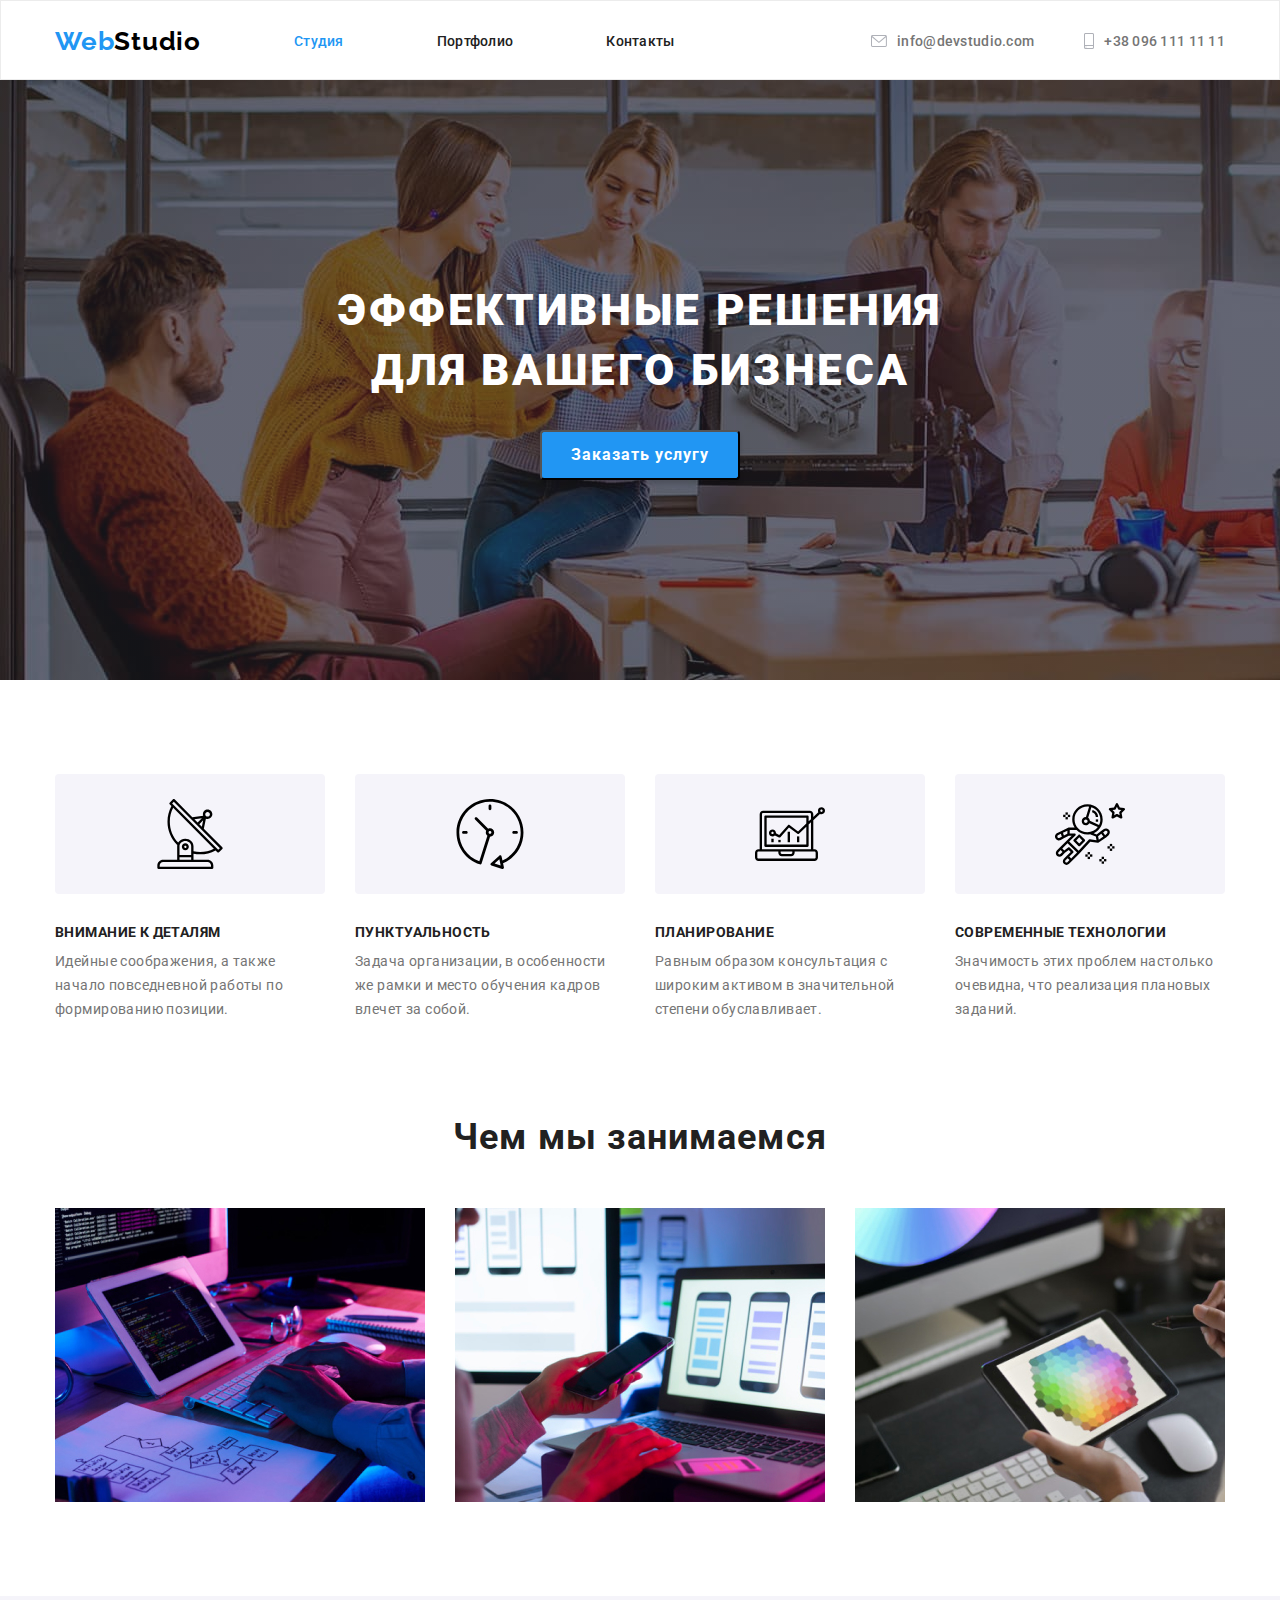
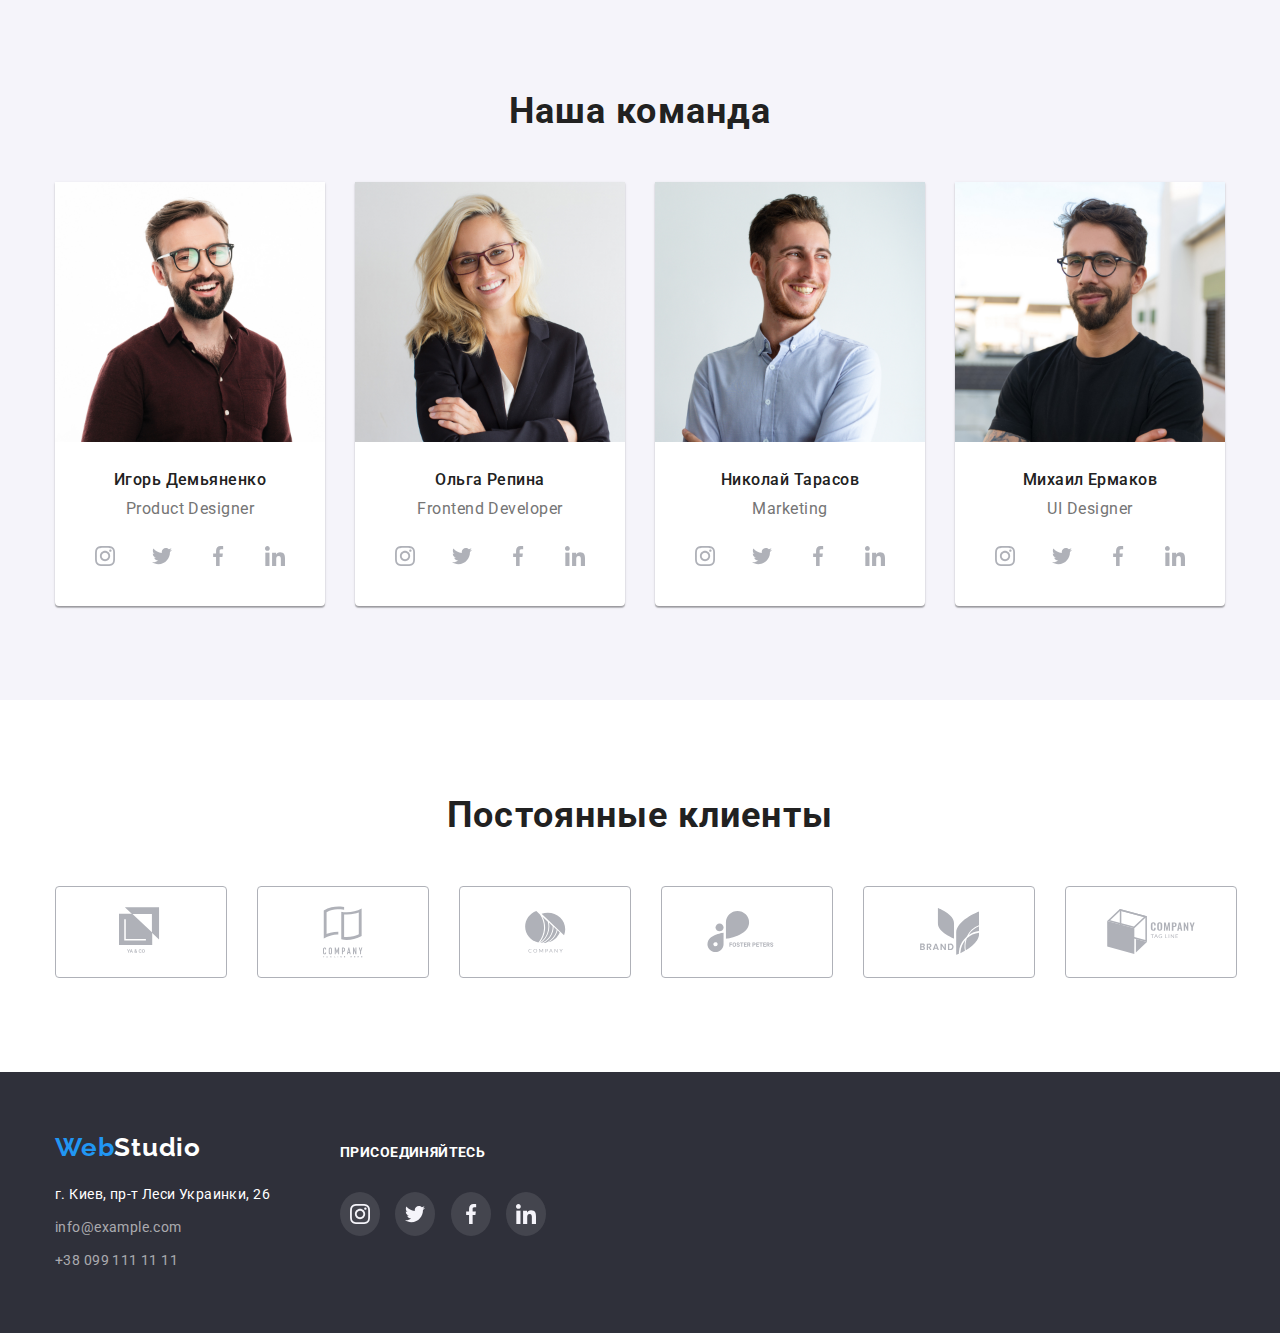
<file: index.html>
<!DOCTYPE html>
<html lang="ru">
  <head>
    <meta charset="UTF-8" />
    <meta name="viewport" content="width=device-width, initial-scale=1.0" />
    <title>Web Studio</title>
    <link
      rel="stylesheet"
      href="https://cdnjs.cloudflare.com/ajax/libs/modern-normalize/1.0.0/modern-normalize.css"
    />
    <link
      href="https://fonts.googleapis.com/css2?family=Raleway:wght@700&family=Roboto:wght@400;500;700;900&display=swap"
      rel="stylesheet"
    />
    <link rel="stylesheet" href="./css/styles.css" />
  </head>

  <body>
    <!--HEADER-->

    <header class="header">
      <div class="container main-nav">
        <nav class="navigation-container">
          <a
            class="link"
            aria-label="Надпись-ссыдка WebStudio"
            href="./index.html"
            target="_blank"
            ><span class="logo-web-part">Web</span
            ><span class="logo-studio-part">Studio</span></a
          >
          <ul class="site-nav list">
            <li class="nav-list-item">
              <a href="" class="link current" target="_blank">Студия</a>
            </li>
            <li class="nav-list-item">
              <a href="./portfolio.html" class="link">Портфолио</a>
            </li>
            <li class="nav-list-item">
              <a href="" class="link">Контакты</a>
            </li>
          </ul>
        </nav>

        <ul class="nav-link">
          <li class="nav-list-link">
            <a class="contact-link" href="mailto:info@devstudio.com">
              <svg class="contact-svg" width="16px" height="12px">
                <use href="./images/contacts/sprite.svg#icon-envelope"></use>
              </svg>
              info@devstudio.com
            </a>
          </li>
          <li class="nav-list-link">
            <a class="contact-link" href="tel:+380961111111"
              ><svg class="contact-svg" width="10px" height="32px">
                <use href="./images/contacts/sprite.svg#icon-smartphone"></use>
              </svg>
              +38 096 111 11 11
            </a>
          </li>
        </ul>
      </div>
    </header>
    <main>
      <!--HERO-->
      <section class="hero">
        <div class="container">
          <h1 class="hero-title" lang="ru">
            Эффективные решения для вашего бизнеса
          </h1>
          <button class="modal-button" type="button" data-modal-open>Заказать услугу</button>
        </div>
        
      </section>

      <!--ADVANTAGES-->

      <section class="advantages-section">
        <div class="container">
          <h2 hidden>Преимущества перед другими студиями</h2>
          <ul class="advantages-list">
            <li class="advantages-list-item">
              <div class="advantages-svg">
                <svg width="70"
                    height="70">
                  <use
                    href="./images/advantages/sprite.svg#icon-antenna"
                    
                  ></use>
                </svg>
              </div>
              <h3 class="advantages" lang="ru">Внимание к деталям</h3>
              <p class="advantages-description" lang="ru">
                Идейные соображения, а также начало повседневной работы по
                формированию позиции.
              </p>
            </li>
            <li class="advantages-list-item">
              <div class="advantages-svg">
                <svg width="70"
                    height="70">
                  <use
                    href="./images/advantages/sprite.svg#icon-clock"
                    
                  ></use>
                </svg>
              </div>
              <h3 class="advantages" lang="ru">Пунктуальность</h3>
              <p class="advantages-description" lang="ru">
                Задача организации, в особенности же рамки и место обучения
                кадров влечет за собой.
              </p>
            </li>
            <li class="advantages-list-item">
              <div class="advantages-svg">
                <svg width="70"
                    height="70">
                  <use
                    href="./images/advantages/sprite.svg#icon-diagram"
                    
                  ></use>
                </svg>
              </div>
              <h3 class="advantages" lang="ru">Планирование</h3>
              <p class="advantages-description" lang="ru">
                Равным образом консультация с широким активом в значительной
                степени обуславливает.
              </p>
            </li>
            <li class="advantages-list-item">
              <div class="advantages-svg">
                <svg width="70"
                    height="70">
                  <use
                    href="./images/advantages/sprite.svg#icon-astronaut"
                    
                  ></use>
                </svg>
              </div>
              <h3 class="advantages" lang="ru">Современные технологии</h3>
              <p class="advantages-description" lang="ru">
                Значимость этих проблем настолько очевидна, что реализация
                плановых заданий.
              </p>
            </li>
          </ul>
        </div>
      </section>

      <!--OUR DUTIES-->
      <section class="duties-section">
        <div class="container">
          <h2 class="duties" lang="ru">Чем мы занимаемся</h2>
          <ul class="duties-list">
            <li class="duties-list-item">
              <img
                src="./images/duties/img1.jpg"
                alt="приложение на компьютере"
                width="370"
                height="294"
              />
            </li>
            <li class="duties-list-item">
              <img
                src="./images/duties/img2.jpg"
                alt="приложение на мобильном телефоне"
                width="370"
                height="294"
              />
            </li>
            <li class="duties-list-item">
              <img
                src="./images/duties/img3.jpg"
                alt="дизайн"
                width="370"
                height="294"
              />
            </li>
          </ul>
        </div>
      </section>

      <!--OUR TEAM-->
      <section class="team-section">
        <div class="container">
          <h2 class="team" lang="ru">Наша команда</h2>
          <ul class="team-list">
            <li class="team-list-item">
              <img
                class="team-member-photo-1"
                src="./images/team/igor.jpg"
                alt="Игорь Демьяненко"
                width="270"
                height="260"
              />
              <div class="team-member-info">
                <h3 class="team-member-name" lang="ru">Игорь Демьяненко</h3>
                <p class="tem-member-position" lang="en">Product Designer</p>
                
                <ul class="social-links-list">
                  <li class="social-list-item">
                    <a class="social-list-link" href="">
                      <svg class="social-list-svg">
                        <use
                          href="./images/team/sprite.svg#icon-instagram"
                        ></use>
                      </svg>
                    </a>
                  </li>
                  <li class="social-list-item">
                    <a class="social-list-link" href="">
                      <svg class="social-list-svg">
                        <use href="./images/team/sprite.svg#icon-twitter"></use>
                      </svg>
                    </a>
                  </li>
                  <li class="social-list-item">
                    <a class="social-list-link" href="">
                      <svg class="social-list-svg">
                        <use
                          href="./images/team/sprite.svg#icon-facebook"
                        ></use>
                      </svg>
                    </a>
                  </li>
                  <li class="social-list-item">
                    <a class="social-list-link" href="">
                      <svg class="social-list-svg">
                        <use
                          href="./images/team/sprite.svg#icon-linkedin"
                        ></use>
                      </svg>
                    </a>
                  </li>
                </ul>
              </div>
            </li>

            <li class="team-list-item">
              <img
                class="team-member-photo-2"
                src="./images/team/olga.jpg"
                alt="Ольга Репина"
                width="270"
                height="260"
              />
              <div class="team-member-info">
                <h3 class="team-member-name" lang="ru">Ольга Репина</h3>
                <p class="tem-member-position" lang="en">Frontend Developer</p>
                <ul class="social-links-list">
                  <li class="social-list-item">
                    <a class="social-list-link" href="">
                      <svg class="social-list-svg">
                        <use
                          href="./images/team/sprite.svg#icon-instagram"
                        ></use>
                      </svg>
                    </a>
                  </li>
                  <li class="social-list-item">
                    <a class="social-list-link" href="">
                      <svg class="social-list-svg">
                        <use href="./images/team/sprite.svg#icon-twitter"></use>
                      </svg>
                    </a>
                  </li>
                  <li class="social-list-item">
                    <a class="social-list-link" href="">
                      <svg class="social-list-svg">
                        <use
                          href="./images/team/sprite.svg#icon-facebook"
                        ></use>
                      </svg>
                    </a>
                  </li>
                  <li class="social-list-item">
                    <a class="social-list-link" href="">
                      <svg class="social-list-svg">
                        <use
                          href="./images/team/sprite.svg#icon-linkedin"
                        ></use>
                      </svg>
                    </a>
                  </li>
                </ul>
              </div>
            </li>

            <li class="team-list-item">
              <img
                class="team-member-photo-3"
                src="./images/team/nikolai.jpg"
                alt="Николай Тарасов"
                width="270"
                height="260"
              />
              <div class="team-member-info">
                <h3 class="team-member-name" lang="ru">Николай Тарасов</h3>
                <p class="tem-member-position" lang="en">Marketing</p>
                <ul class="social-links-list">
                  <li class="social-list-item">
                    <a class="social-list-link" href="">
                      <svg class="social-list-svg">
                        <use
                          href="./images/team/sprite.svg#icon-instagram"
                        ></use>
                      </svg>
                    </a>
                  </li>
                  <li class="social-list-item">
                    <a class="social-list-link" href="">
                      <svg class="social-list-svg">
                        <use href="./images/team/sprite.svg#icon-twitter"></use>
                      </svg>
                    </a>
                  </li>
                  <li class="social-list-item">
                    <a class="social-list-link" href="">
                      <svg class="social-list-svg">
                        <use
                          href="./images/team/sprite.svg#icon-facebook"
                        ></use>
                      </svg>
                    </a>
                  </li>
                  <li class="social-list-item">
                    <a class="social-list-link" href="">
                      <svg class="social-list-svg">
                        <use
                          href="./images/team/sprite.svg#icon-linkedin"
                        ></use>
                      </svg>
                    </a>
                  </li>
                </ul>
              </div>
            </li>

            <li class="team-list-item">
              <img
                class="team-member-photo-4"
                src="./images/team/michail.jpg"
                alt="Михаил Ермаков"
                width="270"
                height="260"
              />
              <div class="team-member-info">
                <h3 class="team-member-name" lang="ru">Михаил Ермаков</h3>
                <p class="tem-member-position" lang="en">UI Designer</p>

                <ul class="social-links-list">
                  <li class="social-list-item">
                    <a class="social-list-link" href="">
                      <svg class="social-list-svg">
                        <use
                          href="./images/team/sprite.svg#icon-instagram"
                        ></use>
                      </svg>
                    </a>
                  </li>
                  <li class="social-list-item">
                    <a class="social-list-link" href="">
                      <svg class="social-list-svg">
                        <use href="./images/team/sprite.svg#icon-twitter"></use>
                      </svg>
                    </a>
                  </li>
                  <li class="social-list-item">
                    <a class="social-list-link" href="">
                      <svg class="social-list-svg">
                        <use
                          href="./images/team/sprite.svg#icon-facebook"
                        ></use>
                      </svg>
                    </a>
                  </li>
                  <li class="social-list-item">
                    <a class="social-list-link" href="">
                      <svg class="social-list-svg">
                        <use
                          href="./images/team/sprite.svg#icon-linkedin"
                        ></use>
                      </svg>
                    </a>
                  </li>
                </ul>
              </div>
            </li>
          </ul>
        </div>
      </section>

      <!--CLIENTS INFORMATION-->

      <section class="clients-section">
        <div class="container">
          <h2 class="clients-title" lang="ru">Постоянные клиенты</h2>
          <ul class="clients-list">
            <li class="clients-list-logo">
              <a href="" class="client-link-item">
                <svg width="44.27" height="49.23">
                  <use href="./images/clients/sprite.svg#icon-logo1"></use>
                </svg>
              </a>
            </li>
            <li class="clients-list-logo">
              <a href="" class="client-link-item">
                <svg width="40" height="52">
                  <use href="./images/clients/sprite.svg#icon-logo2"></use>
                </svg>
              </a>
            </li>
            <li class="clients-list-logo">
              <a href="" class="client-link-item">
                <svg width="41" height="42.02">
                  <use href="./images/clients/sprite.svg#icon-logo3"></use>
                </svg>
              </a>
            </li>
            <li class="clients-list-logo">
              <a href="" class="client-link-item">
                <svg width="79.66" height="42.02">
                  <use href="./images/clients/sprite.svg#icon-logo4"></use>
                </svg>
              </a>
            </li>
            <li class="clients-list-logo">
              <a href="" class="client-link-item">
                <svg width="59" height="47">
                  <use href="./images/clients/sprite.svg#icon-logo5"></use>
                </svg>
              </a>
            </li>
            <li class="clients-list-logo">
              <a href="" class="client-link-item">
                <svg width="88.48" height="45.44">
                  <use href="./images/clients/sprite.svg#icon-logo6"></use>
                </svg>
              </a>
            </li>
          </ul>
        </div>
      </section>
    </main>

    <!--CONTACT INFORMATION-->
    <footer class="footer-section">
      <div class="container">
        <div class="conttacts">
          <a
            class="link"
            aria-label="Надпись-ссыдка WebStudio"
            href=""
            target="_blank"
            ><span class="logo-web-part">Web</span
            ><span class="logo-studio-part-footer">Studio</span></a
          >
          <address class="address-info">
            <ul class="footer-contacts">
              <li class="footer-address-list">
                <a
                  class="footer-address"
                  href="https://goo.gl/maps/g1FQT9MvJtLryNQb6"
                  target="_blank"
                  >г. Киев, пр-т Леси Украинки, 26</a
                >
              </li>
              <li class="footer-address-list">
                <a class="footer-link" href="mailto:info@example.com"
                  >info@example.com</a
                >
              </li>
              <li class="footer-address-list">
                <a class="footer-tel" href="telink:+380991111111"
                  >+38 099 111 11 11</a
                >
              </li>
            </ul>
          </address>
        </div>
        <div class="footer-links">
          <h3 class="contact-us">присоединяйтесь</h3>
          <ul class="social-links-list-footer">
            <li class="social-list">
              <a class="social-list-link" href="">
                <svg class="social-list-svg">
                  <use href="./images/team/sprite.svg#icon-instagram"></use>
                </svg>
              </a>
            </li>
            <li class="social-list">
              <a class="social-list-link" href="">
                <svg class="social-list-svg">
                  <use href="./images/team/sprite.svg#icon-twitter"></use>
                </svg>
              </a>
            </li>
            <li class="social-list">
              <a class="social-list-link" href="">
                <svg class="social-list-svg">
                  <use href="./images/team/sprite.svg#icon-facebook"></use>
                </svg>
              </a>
            </li>
            <li class="social-list">
              <a class="social-list-link" href="">
                <svg class="social-list-svg">
                  <use href="./images/team/sprite.svg#icon-linkedin"></use>
                </svg>
              </a>
            </li>
          </ul>
        </div>
      </div>
      </footer>
  </body>
</html>
</file>
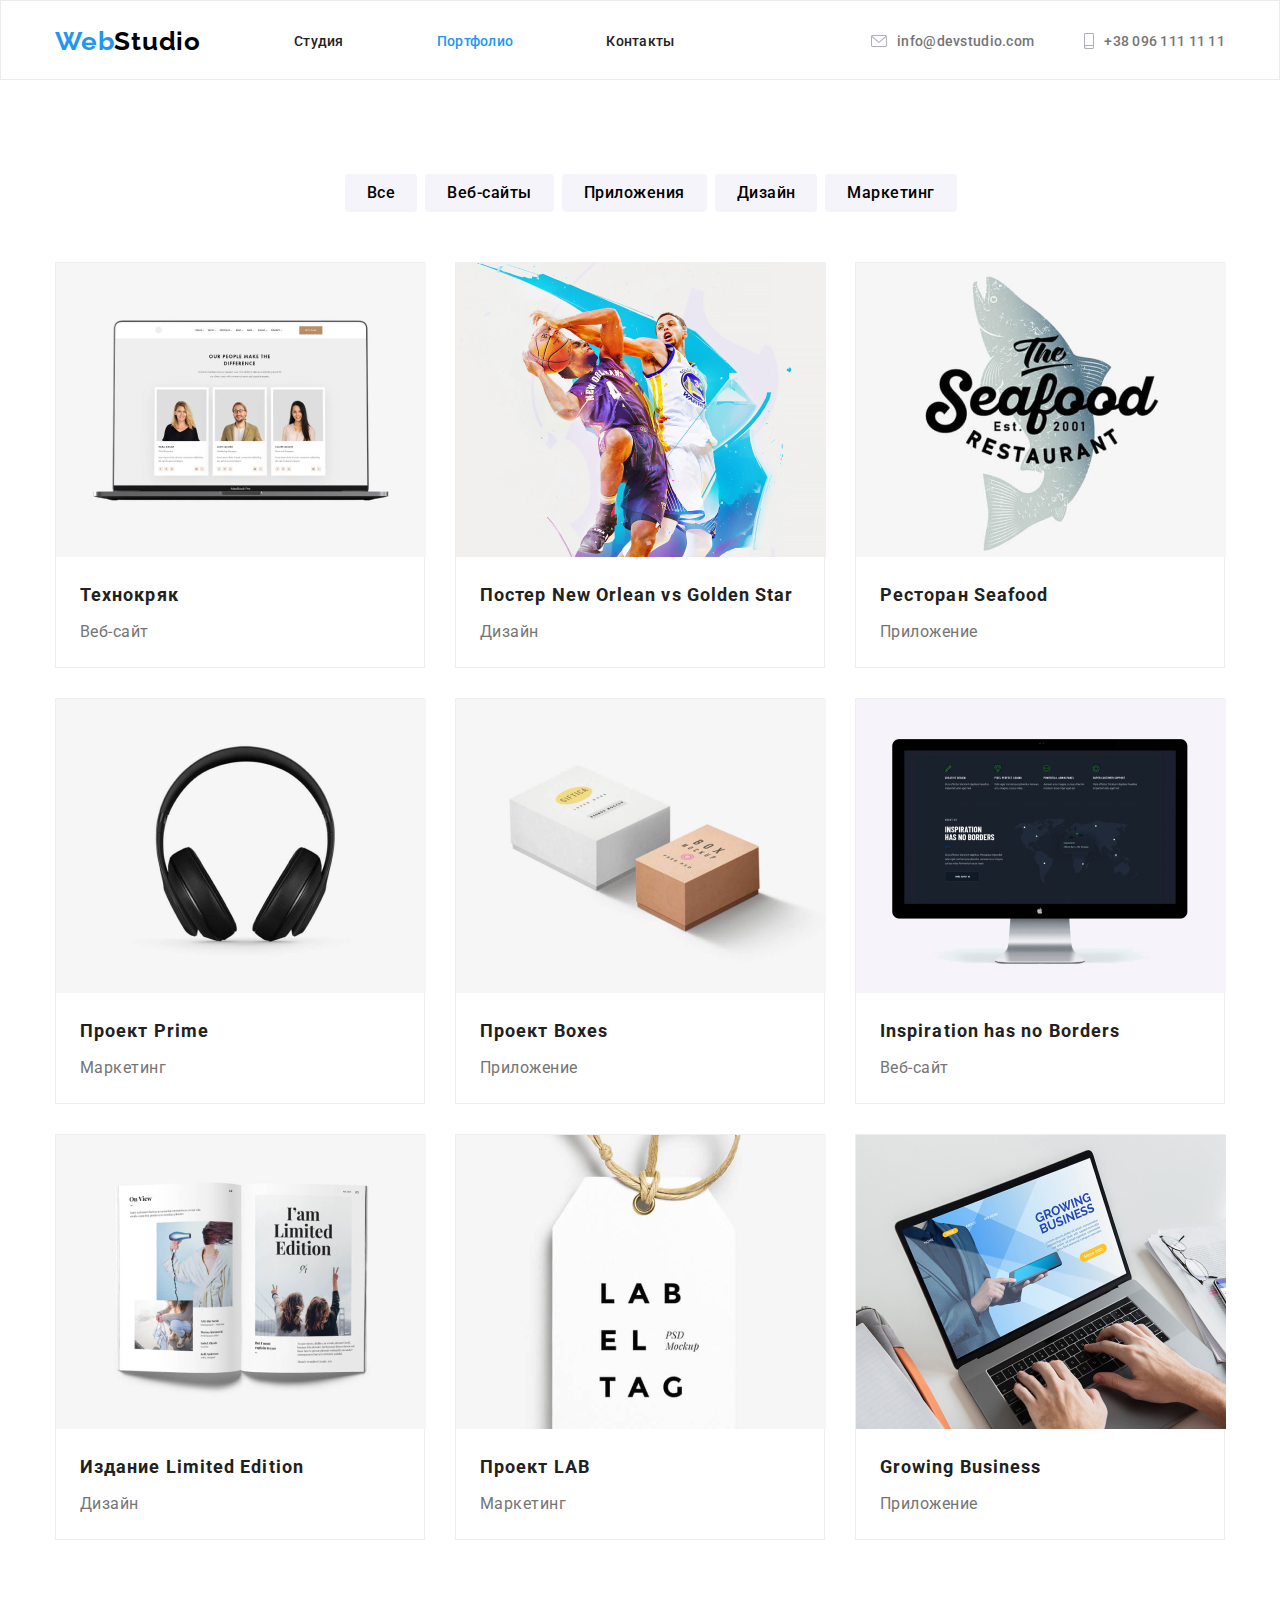
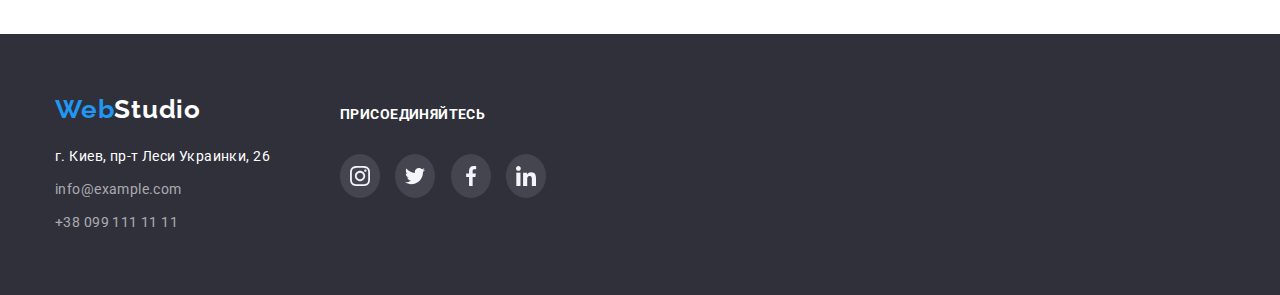
<file: portfolio.html>
<!DOCTYPE html>
<html lang="en">

<head>
  <meta charset="UTF-8" />
  <meta name="viewport" content="width=device-width, initial-scale=1.0" />
  <title>Portfolio</title>
  <link rel="stylesheet" href="https://cdnjs.cloudflare.com/ajax/libs/modern-normalize/1.0.0/modern-normalize.css" />
  <link href="https://fonts.googleapis.com/css2?family=Raleway:wght@700&family=Roboto:wght@400;500;700;900&display=swap"
    rel="stylesheet" />
  <link rel="stylesheet" href="./css/styles.css" />
</head>

<body>
  <!--PORTFOLIO HEADER-->
  <header class="header">
    <div class="container main-nav">
      <nav class="navigation-container">
        <a class="link" aria-label="Надпись-ссыдка WebStudio" href="./index.html" target="_blank"><span
            class="logo-web-part">Web</span><span class="logo-studio-part">Studio</span>
        </a>
        <ul class="site-nav list">
          <li class="nav-list-item">
            <a href="./index.html" class="link">Студия</a>
          </li>
          <li class="nav-list-item">
            <a href="" class="link current">Портфолио</a>
          </li>
          <li class="nav-list-item">
            <a href="" class="link">Контакты</a>
          </li>
        </ul>
      </nav>

      <ul class="nav-link">
        <li class="nav-list-link">
          <a class="contact-link" href="mailto:info@devstudio.com">
            <svg class="contact-svg" width="16px" height="12px">
              <use href="./images/contacts/sprite.svg#icon-envelope"></use>
            </svg>
            info@devstudio.com
          </a>
        </li>
        <li class="nav-list-link">
          <a class="contact-link" href="tel:+380961111111"><svg class="contact-svg" width="10px" height="32px">
              <use href="./images/contacts/sprite.svg#icon-smartphone"></use>
            </svg>
            +38 096 111 11 11
          </a>
        </li>
      </ul>
    </div>
  </header>

  <main class="main-container">
    <!--HERO PORTFOLIO-->

    <section class="hero-portfolio">
      <div class="container">
        <ul class="heroportfolio-list">
          <li class="portfolio-filters">
            <button class="portfolio-modal-button" type="button">Все</button>
            <a href="" target="blank"></a>
          </li>
          <li class="portfolio-filters">
            <button class="portfolio-modal-button" type="button">
              Веб-сайты
            </button>
            <a href="" target="blank"></a>
          </li>
          <li class="portfolio-filters">
            <button class="portfolio-modal-button" type="button">
              Приложения
            </button>
            <a href="" target="blank"></a>
          </li>
          <li class="portfolio-filters">
            <button class="portfolio-modal-button" type="button">
              Дизайн
            </button>
            <a href="" target="blank"></a>
          </li>
          <li class="portfolio-filters">
            <button class="portfolio-modal-button" type="button">
              Маркетинг
            </button>
            <a href="" target="blank"></a>
          </li>
        </ul>

        <!--OUR PROJECTS-->
        <h1 hidden>All projects</h1>
        <ul class="projects">
          <li class="projects-list-item">
            <a class="project-list-link" href="" target="blank">
              <img src="./images/projects/technokryak.jpg" alt="Технокряк" width="370" height="294" />
              <div class="project-description">
                <h2 class="project-title" lang="ru">Технокряк</h2>
                <p class="project-type" lang="ru">Веб-сайт</p>
              </div>
            </a>
          </li>

          <li class="projects-list-item">
            <a class="project-list-link" href="" target="blank">
              <img src="./images/projects/neworlean.jpg" alt="Постер New Orlean vs Golden Star" width="370"
                height="294" />
              <div class="project-description">
                <h2 class="project-title" lang="en">
                  Постер New Orlean vs Golden Star
                </h2>
                <p class="project-type" lang="ru">Дизайн</p>
              </div>
            </a>
          </li>

          <li class="projects-list-item">
            <a class="project-list-link" href="" target="blank">
              <img src="./images/projects/seafood.jpg" alt="Ресторан Seafood" width="370" height="294" />
              <div class="project-description">
                <h2 class="project-title" lang="en">Ресторан Seafood</h2>
                <p class="project-type" lang="ru">Приложение</p>
              </div>
            </a>
          </li>

          <li class="projects-list-item">
            <a class="project-list-link" href="" target="blank">
              <img src="./images/projects/prime.jpg" alt="Проект Prime" width="370" height="294" />
              <div class="project-description">
                <h2 class="project-title" lang="en">Проект Prime</h2>
                <p class="project-type" lang="ru">Маркетинг</p>
              </div>
            </a>
          </li>

          <li class="projects-list-item">
            <a class="project-list-link" href="" target="blank">
              <img src="./images/projects/boxes.jpg" alt="Проект Boxes" width="370" height="294" />
              <div class="project-description">
                <h2 class="project-title" lang="en">Проект Boxes</h2>
                <p class="project-type" lang="ru">Приложение</p>
              </div>
            </a>
          </li>

          <li class="projects-list-item">
            <a class="project-list-link" href="" target="blank">
              <img src="./images/projects/inspiration.jpg" alt="Inspiration has no Borders" width="370" height="294" />
              <div class="project-description">
                <h2 class="project-title" lang="en">
                  Inspiration has no Borders
                </h2>
                <p class="project-type" lang="ru">Веб-сайт</p>
              </div>
            </a>
          </li>

          <li class="projects-list-item">
            <a class="project-list-link" href="" target="blank">
              <img src="./images/projects/limitededition.jpg" alt="Издание Limited Edition" width="370" height="294" />
              <div class="project-description">
                <h2 class="project-title" lang="en">
                  Издание Limited Edition
                </h2>
                <p class="project-type" lang="ru">Дизайн</p>
              </div>
            </a>
          </li>

          <li class="projects-list-item">
            <a class="project-list-link" href="" target="blank">
              <img src="./images/projects/lab.jpg" alt="Проект LAB" width="370" height="294" />
              <div class="project-description">
                <h2 class="project-title" lang="en">Проект LAB</h2>
                <p class="project-type" lang="ru">Маркетинг</p>
              </div>
            </a>
          </li>

          <li class="projects-list-item">
            <a class="project-list-link" href="" target="blank">
              <img src="./images/projects/growingbusiness.jpg" alt="Growing Business" width="370" height="294" />
              <div class="project-description">
                <h2 class="project-title" lang="en">Growing Business</h2>
                <p class="project-type" lang="ru">Приложение</p>
              </div>
            </a>
          </li>
        </ul>
      </div>
    </section>
  </main>

  <!--CONTACT INFORMATION-->
  <footer class="footer-section">
    <div class="container">
      <div class="conttacts">
        <a class="link" aria-label="Надпись-ссыдка WebStudio" href="" target="_blank"><span
            class="logo-web-part">Web</span><span class="logo-studio-part-footer">Studio</span></a>
        <address class="address-info">
          <ul class="footer-contacts">
            <li class="footer-contact-list">
              <a class="footer-address" href="https://goo.gl/maps/g1FQT9MvJtLryNQb6" target="_blank">г. Киев, пр-т Леси
                Украинки, 26</a>
            </li>
            <li class="footer-contact-list">
              <a class="footer-link" href="mailto:info@example.com">info@example.com</a>
            </li>
            <li class="footer-contact-list">
              <a class="footer-tel" href="tel:+380991111111">+38 099 111 11 11</a>
            </li>
          </ul>
        </address>
      </div>
      <div class="footer-links">
        <h3 class="contact-us">присоединяйтесь</h3>
        <ul class="social-links-list-footer">
          <li class="social-list">
            <a class="social-list-link" href="">
              <svg class="social-list-svg">
                <use href="./images/team/sprite.svg#icon-instagram"></use>
              </svg>
            </a>
          </li>
          <li class="social-list">
            <a class="social-list-link" href="">
              <svg class="social-list-svg">
                <use href="./images/team/sprite.svg#icon-twitter"></use>
              </svg>
            </a>
          </li>
          <li class="social-list">
            <a class="social-list-link" href="">
              <svg class="social-list-svg">
                <use href="./images/team/sprite.svg#icon-facebook"></use>
              </svg>
            </a>
          </li>
          <li class="social-list">
            <a class="social-list-link" href="">
              <svg class="social-list-svg">
                <use href="./images/team/sprite.svg#icon-linkedin"></use>
              </svg>
            </a>
          </li>
        </ul>
      </div>
    </div>
  </footer>
</body>

</html>
</file>
<file: css/styles.css>
:root {
  --main-font: "Roboto", sans-serif;
  --secondary-font: "Raleway", sans-serif;
  --title-color: #212121;
  --link-color: #757575;
  --accent-color: #2196f3;
  --logo-color: #000000;
  --hero-color: #ffffff;
  --hero-background: #2f303a;
  --team-background: #f5f4fa;
  --svg-color: #afb1b8;
  --link-footer-color: rgba(255, 255, 255, 0.6);
}

body {
  font-family: var(--main-font);
  font-style: 400;
}

html {
  box-sizing: border-box;
}

ul {
  list-style: none;
  /* padding-inline-start: 0px; */
}

*,
*::before,
*::after {
  margin: 0;
  padding: 0;
}

img {
  display: block;
}

.address {
  font-style: normal;
}

.link {
  text-decoration: none;
}

.address {
  font-style: normal;
}

.container {
  width: 1200px;
  padding: 0px 15px;
  margin: 0 auto;
}

/*===================== HEADER ===================== */
.header {
  height: 80px;
  border: 1px solid #ececec;
}

.main-nav {
  display: flex;
}

.header .link {
  display: block;
}

.navigation-container {
  display: flex;
  align-items: center;
  height: 80px;
}

.site-nav {
  display: flex;
}

.nav-link {
  margin-left: auto;
}

.site-nav .link,
.nav-link .link {
  display: block;
  padding-top: 32px;
  padding-bottom: 32px;

  color: var(--title-color);
}

.navigation-container .link {
  margin-right: 93px;
}

.nav-link {
  display: flex;
  align-items: center;
}

.nav-list-link:not(:last-child) {
  margin-right: 50px;
}

.nav-list-link .link:hover,
.nav-list-link .link:focus {
  color: var(--accent-color);
}

.site-nav {
  font-style: normal;
  font-weight: 500;
  font-size: 14px;
  line-height: 16px;
  letter-spacing: 0.02em;

  flex-wrap: wrap;
  align-items: center;
}

.site-nav .link.current {
  color: var(--accent-color);
}

.logo-web-part,
.logo-studio-part {
  font-family: var(--secondary-font);
  font-weight: 700;
  font-size: 26px;
  line-height: 1.192;
  letter-spacing: 0.03em;

  text-decoration: none;

  color: var(--accent-color);
}
.logo-studio-part {
  font-family: var(--secondary-font);
  color: var(--logo-color);
}

.nav-list-item .contact-link {
  margin-right: 50px;
}

.nav-link .contact-link {
  display: flex;
  align-items: center;
  font-weight: 500;
  font-size: 14px;
  line-height: 1.142;
  letter-spacing: 0.02em;
  text-decoration: none;

  color: var(--link-color);
}

.nav-list-link {
  display: flex;
  align-items: center;
}

.contact-svg {
  margin-right: 10px;
  fill: var(--svg-color);
}

.contact-link:hover,
.contact-link:focus {
  color: var(--accent-color);
}

.contact-link:hover svg,
.contact-link:focus svg {
  fill: var(--accent-color);
}

/*=============== HERO ===================*/

.hero {
  height: 600px;
  padding-top: 200px;
  max-width: 1600px;
  margin: 0 auto;
  text-align: center;

  background: var(--hero-background);
  background-image: linear-gradient(
      rgba(47, 48, 58, 0.4),
      rgba(47, 48, 58, 0.4)
    ),
    url(../images/background/background.jpg);

  background-repeat: no-repeat;
  background-position: 0 0;
  background-size: cover;
}

.hero .container {
  width: 696px;
}

.hero-title {
  font-weight: 900;
  font-size: 44px;
  line-height: 1.364;
  letter-spacing: 0.06em;

  text-transform: uppercase;

  color: var(--hero-color);
}

.modal-button {
  min-width: 200px;
  height: 50px;
  font-style: normal;
  font-weight: 700;
  font-size: 16px;
  line-height: 1.87;

  letter-spacing: 0.06em;

  margin-top: 30px;
  background-color: var(--accent-color);
  box-shadow: 0px 4px 4px rgba(0, 0, 0, 0.15);

  border-radius: 4px;
  color: var(--hero-color);
}

/* ============= ADVANTAGES =============== */

.advantages-section .container {
  display: flex;
}

.advantages-list {
  margin: 0px;
  padding: 0px 0px;
  display: flex;
}

.advantages-svg {
  display: flex;
  align-items: center;
  justify-content: center;
  width: 270px;
  height: 120px;
  margin-bottom: 30px;
  background: var(--team-background);
  border-radius: 4px;
}

.advantages-list-item:not(:last-child) {
  margin-right: 30px;
}

.advantages {
  font-weight: 700;
  font-size: 14px;
  line-height: 1.142;
  letter-spacing: 0.03em;
  margin-bottom: 10px;
  margin-top: 0px;
  text-transform: uppercase;

  color: var(--title-color);
}

.advantages-description {
  font-weight: 400;
  font-size: 14px;
  line-height: 1.714;
  letter-spacing: 0.03em;

  color: var(--link-color);
}

/* ================= OUR DUTIES =============== */

.advantages-section {
  padding-top: 94px;
}

.duties-section {
  padding-top: 94px;
  padding-bottom: 94px;
  display: flex;
}
.duties .logo-studio-part-footer {
  font-family: var(--secondary-font);
  font-style: normal;
  font-weight: bold;
  font-size: 26px;
  line-height: 31px;

  letter-spacing: 0.03em;

  color: var(--hero-color);
}

.duties-list {
  display: flex;
  padding: 0px 0px;
  margin: 0px 0px;
}

.duties-list-item {
  width: 370px;
  position: relative;
}

.duties-list-item:not(:last-child) {
  margin-right: 30px;
}

.duties {
  font-weight: 700;
  font-size: 36px;
  line-height: 1.167;
  text-align: center;
  margin-bottom: 50px;
  letter-spacing: 0.03em;

  color: var(--title-color);
}

/*================= OUR TEAM ================== */
.team-section {
  display: flex;
  padding-top: 94px;
  padding-bottom: 94px;
  background-color: var(--team-background);
}

.team-list {
  display: flex;
  padding: 0px 0px;
  margin: 0px 0px;
}

.team-list-item:not(:last-child) {
  margin-right: 30px;
}

.team-list-item {
  width: 270px;

  background-color: var(--hero-color);

  box-shadow: 0px 1px 3px rgba(0, 0, 0, 0.12), 0px 1px 1px rgba(0, 0, 0, 0.14),
    0px 2px 1px rgba(0, 0, 0, 0.2);
  border-radius: 0px 0px 4px 4px;
}

.team {
  font-weight: 700;
  font-size: 36px;
  line-height: 1.167;
  text-align: center;
  margin: 0 auto;
  margin-bottom: 50px;
  letter-spacing: 0.03em;

  color: var(--title-color);
}

.team-member-info {
  padding: 28px 30px;
}

.team-member-name {
  font-style: 400;
  font-weight: 500;
  font-size: 16px;
  line-height: 1.188;

  margin-top: 0px;

  text-align: center;
  letter-spacing: 0.03em;

  color: var(--title-color);
}

.tem-member-position {
  font-weight: 400;
  font-size: 16px;
  line-height: 1.188;
  text-align: center;

  margin-top: 10px;
  margin-bottom: 0px;

  letter-spacing: 0.03em;

  color: var(--link-color);
}

.social-links-list {
  display: flex;
  margin-top: 16px;
  justify-content: space-between;
}

.social-list-link {
  display: flex;
  align-items: center;
  justify-content: center;

  width: 40px;
  height: 44px;

  border-radius: 50%;
}

.social-list-svg {
  width: 20px;
  height: 20px;
  fill: var(--svg-color);
}

.social-list-link:hover .social-list-svg {
  fill: var(--team-background);
}

.social-list-link:hover {
  background-color: var(--accent-color);
}

/*=============== CLIENTS INFORMATION ============ */

.clients-section {
  display: flex;
  padding-top: 94px;
}

.clients-title {
  font-style: normal;
  font-weight: 700;
  font-size: 36px;
  line-height: 42px;
  text-align: center;
  margin: 0 auto;

  margin-bottom: 50px;
  letter-spacing: 0.03em;

  color: var(--title-color);
}

.client-link-item {
  display: flex;
  align-items: center;
  justify-content: center;
  width: 170px;
  height: 90px;
  fill: var(--svg-color);
  justify-content: center;
}

.client-link-item:hover svg {
  fill: var(--accent-color);
}

.clients-list-logo {
  border: 1px solid #afb1b8;
  box-sizing: border-box;
  border-radius: 4px;
}

.clients-list-logo:hover,
.clients-list-logo:focus {
  border: 1px solid var(--accent-color);
}

.clients-list {
  display: flex;
  padding-bottom: 94px;
}

.clients-list-logo:not(:last-child) {
  margin-right: 30px;
}

/*================ FOOTER =================*/

.footer-section {
  display: flex;
  padding-top: 60px;
  padding-bottom: 60px;

  background: var(--hero-background);
}

.footer-section .container {
  display: flex;
}

.footer-contacts {
  padding: 0px 0px;
}

.footer-contacts .link {
  font-style: normal;
  font-weight: 400;
  font-size: 14px;
  line-height: 1.714;
  letter-spacing: 0.03em;
  margin-left: 0px;
  text-decoration: none;

  color: var(--link-footer-color);
}

.logo-studio-part-footer {
  font-family: var(--secondary-font);
  font-style: normal;
  font-weight: bold;
  font-size: 26px;
  line-height: 31px;

  letter-spacing: 0.03em;

  color: var(--hero-color);
}

.address-info {
  margin-top: 20px;
}

.footer-address {
  font-style: normal;
  font-weight: 400;
  font-size: 14px;
  line-height: 1.714;
  letter-spacing: 0.03em;
  text-decoration: none;

  color: var(--hero-color);
}

.footer-address-list:not(:last-child) {
  margin-bottom: 9px;
}

.footer-link,
.footer-tel {
  font-style: normal;
  font-weight: 400;
  font-size: 14px;
  line-height: 1.714;
  letter-spacing: 0.03em;
  text-decoration: none;
  margin-top: 9px;

  color: var(--link-footer-color);
}

.footer-tel {
  margin-bottom: 60px;
  margin-top: 9px;
}

.footer-link:hover,
.footer-linkk:focus,
.footer-tel:hover,
.footer-tel:focus,
.footer-address:hover,
.footer-address:focus {
  color: var(--accent-color);
}

.footer-links {
  width: 206px;
  height: 80px;
  margin-top: 12px;
  margin-bottom: 40px;
  margin-left: 70px;
}

.social-links-list-footer {
  display: flex;
  justify-content: space-between;
  margin-top: 32px;
}

.social-list .social-link {
  padding-bottom: 0px 0px;
}

.contact-us {
  font-style: normal;
  font-weight: bold;
  font-size: 14px;
  line-height: 16px;
  letter-spacing: 0.03em;
  text-transform: uppercase;

  color: var(--hero-color);
}

.footer-contact-list:not(:last-child) {
  margin-bottom: 9px;
}

.social-list-link {
  display: flex;
  align-items: center;
  justify-content: center;

  width: 40px;
  height: 44px;

  border-radius: 50%;
  background: rgba(255, 255, 255, 0.1);
}

.footer-section .social-list-svg {
  width: 20px;
  height: 20px;
  fill: var(--team-background);
}

.social-list-link:hover .social-list-svg {
  color: var(--team-background);
}

.social-list-link:hover {
  background-color: var(--accent-color);
}
/*============================================== PORTFOLIO ==================================*/

/*============= PORTFOLIO HEADER ================== */

.hero-portfolio {
  padding-top: 94px;
  padding-bottom: 94px;
}

.heroportfolio-list {
  display: flex;
  flex-wrap: wrap;
  margin-left: 290px;
  margin-bottom: 50px;
}

.portfolio-filters:not(:last-child) {
  margin-right: 8px;
}

.portfolio-modal-button {
  font-style: normal;
  font-weight: 500;
  font-size: 16px;
  line-height: 1.625;
  letter-spacing: 0.03em;
  padding: 6px 22px;

  background: #f5f4fa;
  border: none;
  border-radius: 4px;
}

.portfolio-modal-button:hover,
.portfolio-modal-button:focus {
  background-color: var(--accent-color);
  color: var(--hero-color);
}

.projects {
  margin: 0px 0px;
  display: flex;
  flex-wrap: wrap;
  margin-top: 0px;
}

.projects-list-item:nth-last-child(-n + 3) {
  margin-bottom: 0px;
}

.projects-list-item:nth-child(3n) {
  margin-right: 0px;
}

.projects-list-item {
  width: 370px;
  margin-right: 30px;
  margin-bottom: 30px;

  border: 1px solid #eeeeee;
}

.project-description {
  padding: 20px 24px;
}

.project-title {
  font-weight: 700;
  font-size: 18px;
  line-height: 2;
  letter-spacing: 0.06em;

  color: var(--title-color);
}
.project-type {
  font-weight: 400;
  font-size: 16px;
  line-height: 1.875;
  letter-spacing: 0.03em;

  margin-top: 4px;

  color: var(--link-color);
}

.project-list-link {
  text-decoration: none;
}

.projects-list-item:hover {
  box-shadow: 0px 1px 1px rgba(0, 0, 0, 0.12), 0px 4px 4px rgba(0, 0, 0, 0.06),
    1px 4px 6px rgba(0, 0, 0, 0.16);
}
</file>
